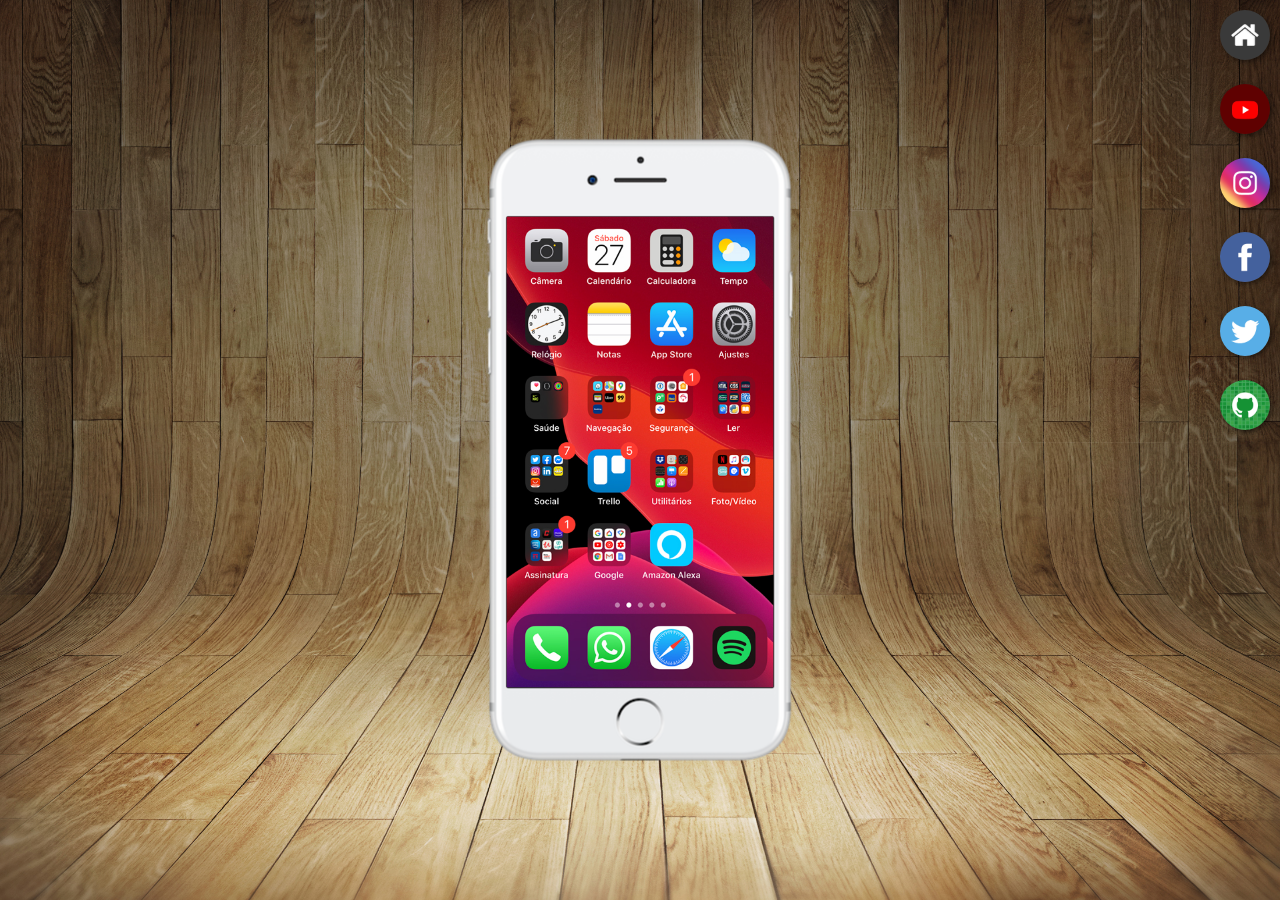
<file: index.html>
<!DOCTYPE html>
<html lang="pt-br">
<head>
    <meta charset="UTF-8">
    <meta name="viewport" content="width=device-width, initial-scale=1.0">
    <link rel="stylesheet" href="./styles/styles.css">
    <link rel="shortcut icon" href="favicon.ico" type="image/x-icon">
    <title>Projeto Redes Sociais</title>
</head>
<body>
    <main>
        <section id="telefone">
            <iframe src="home.html" name="tela" id="tela" frameborder="0">
                Seu navegador não é compatível com iframe.
            </iframe>
        </section>
        <section id="redes-sociais">
            <a href="home.html" target="tela"><img src="imagens/logo-home.jpg" alt="home"></a>
            <a href="youtube.html" target="tela"><img src="imagens/logo-youtube.jpg" alt="youtube"></a>
            <a href="instagram.html" target="tela"><img src="imagens/logo-instagram.jpg" alt="instagram"></a>
            <a href="facebook.html" target="tela"><img src="imagens/logo-facebook.jpg" alt="facebook"></a>
            <a href="twitter.html" target="tela"><img src="imagens/logo-twitter.jpg" alt="twitter"></a>
            <a href="github.html" target="tela"><img src="imagens/logo-github.jpg" alt="github"></a>
        </section>
    </main>
    <footer></footer>
</body>
</html>
</file>
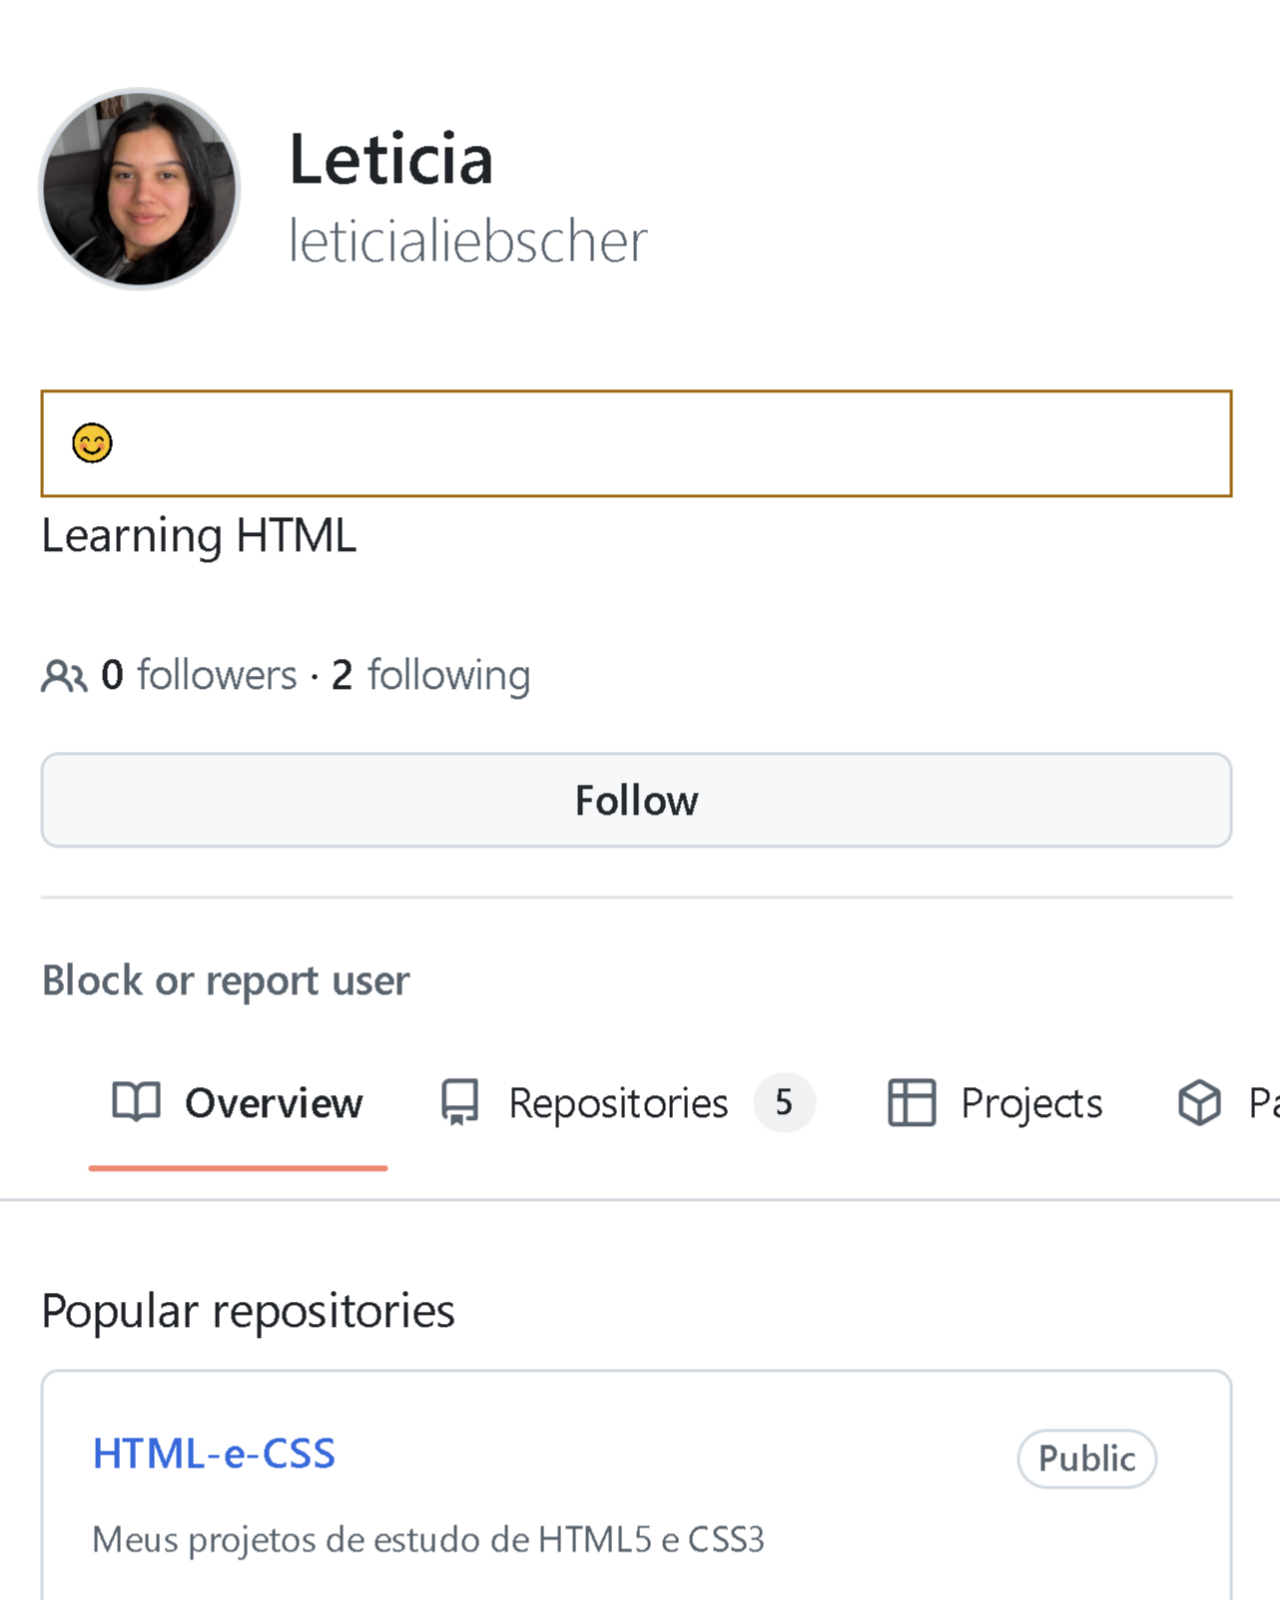
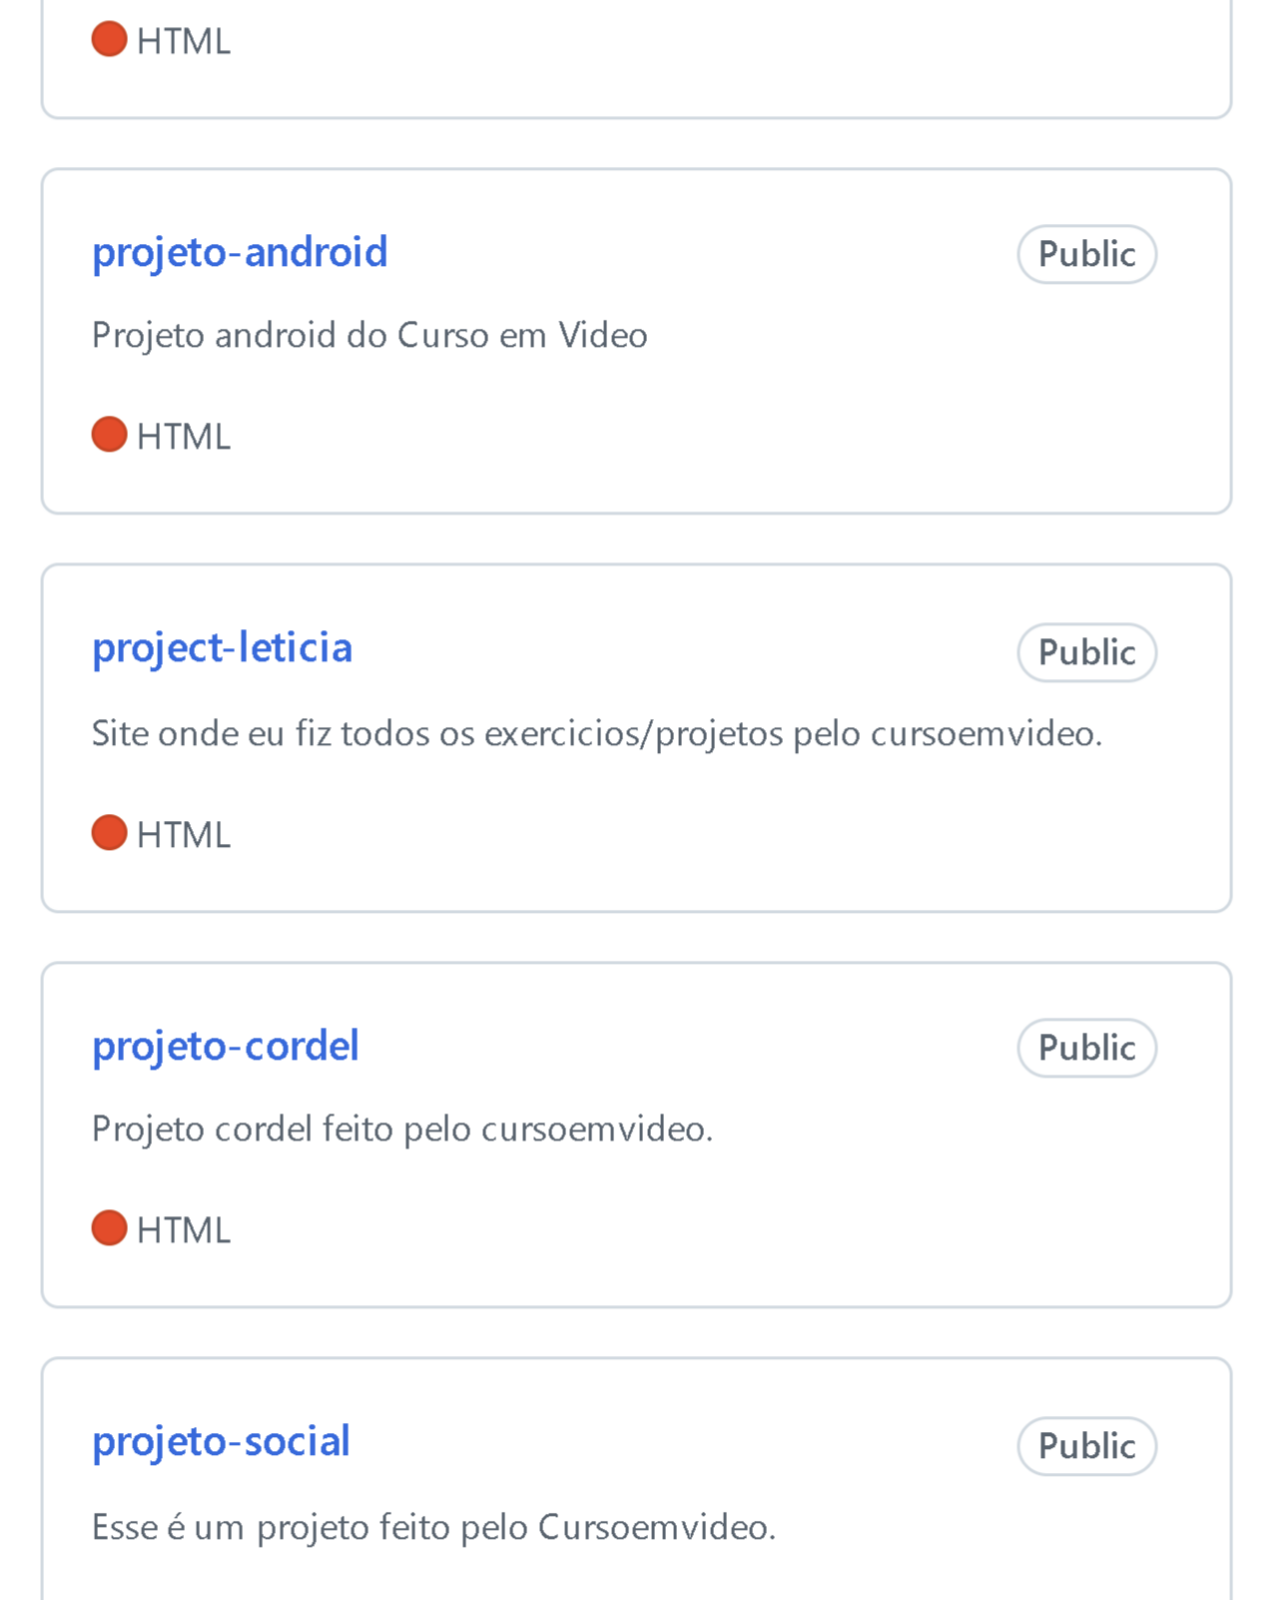
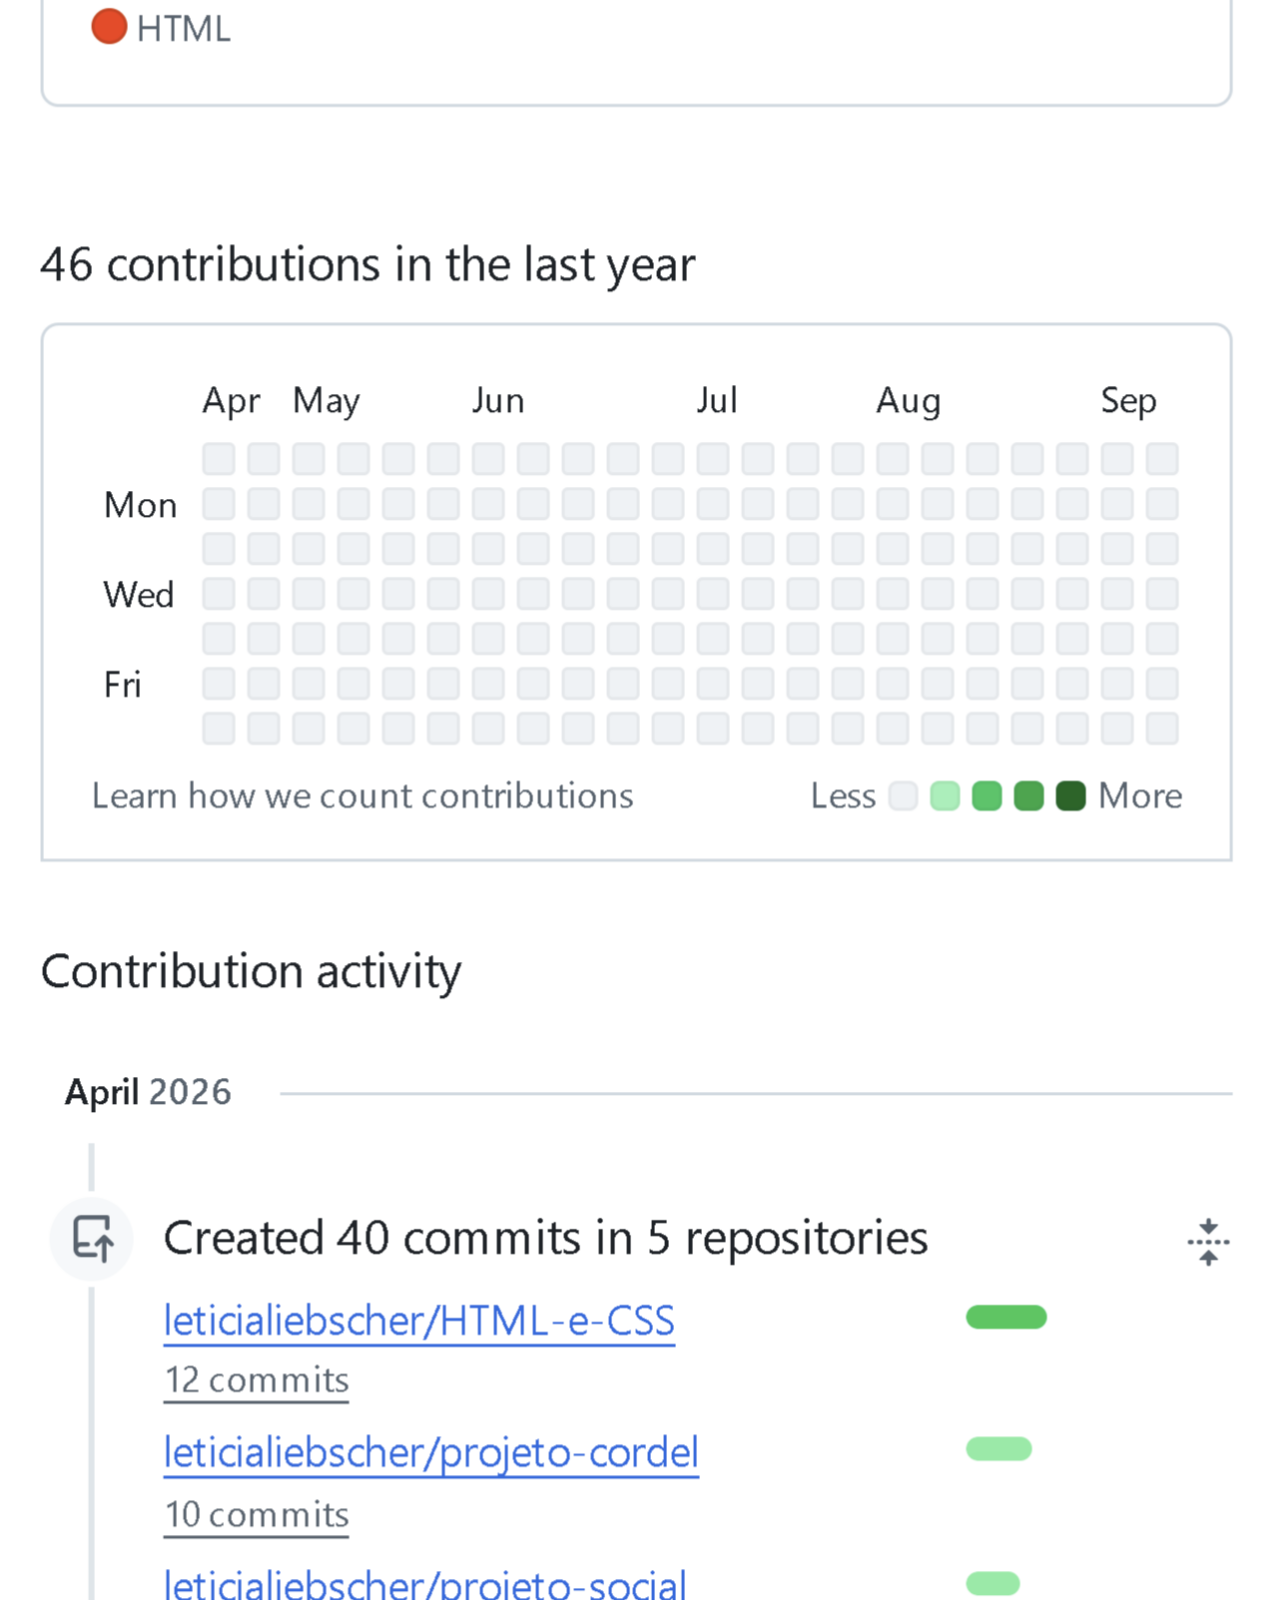
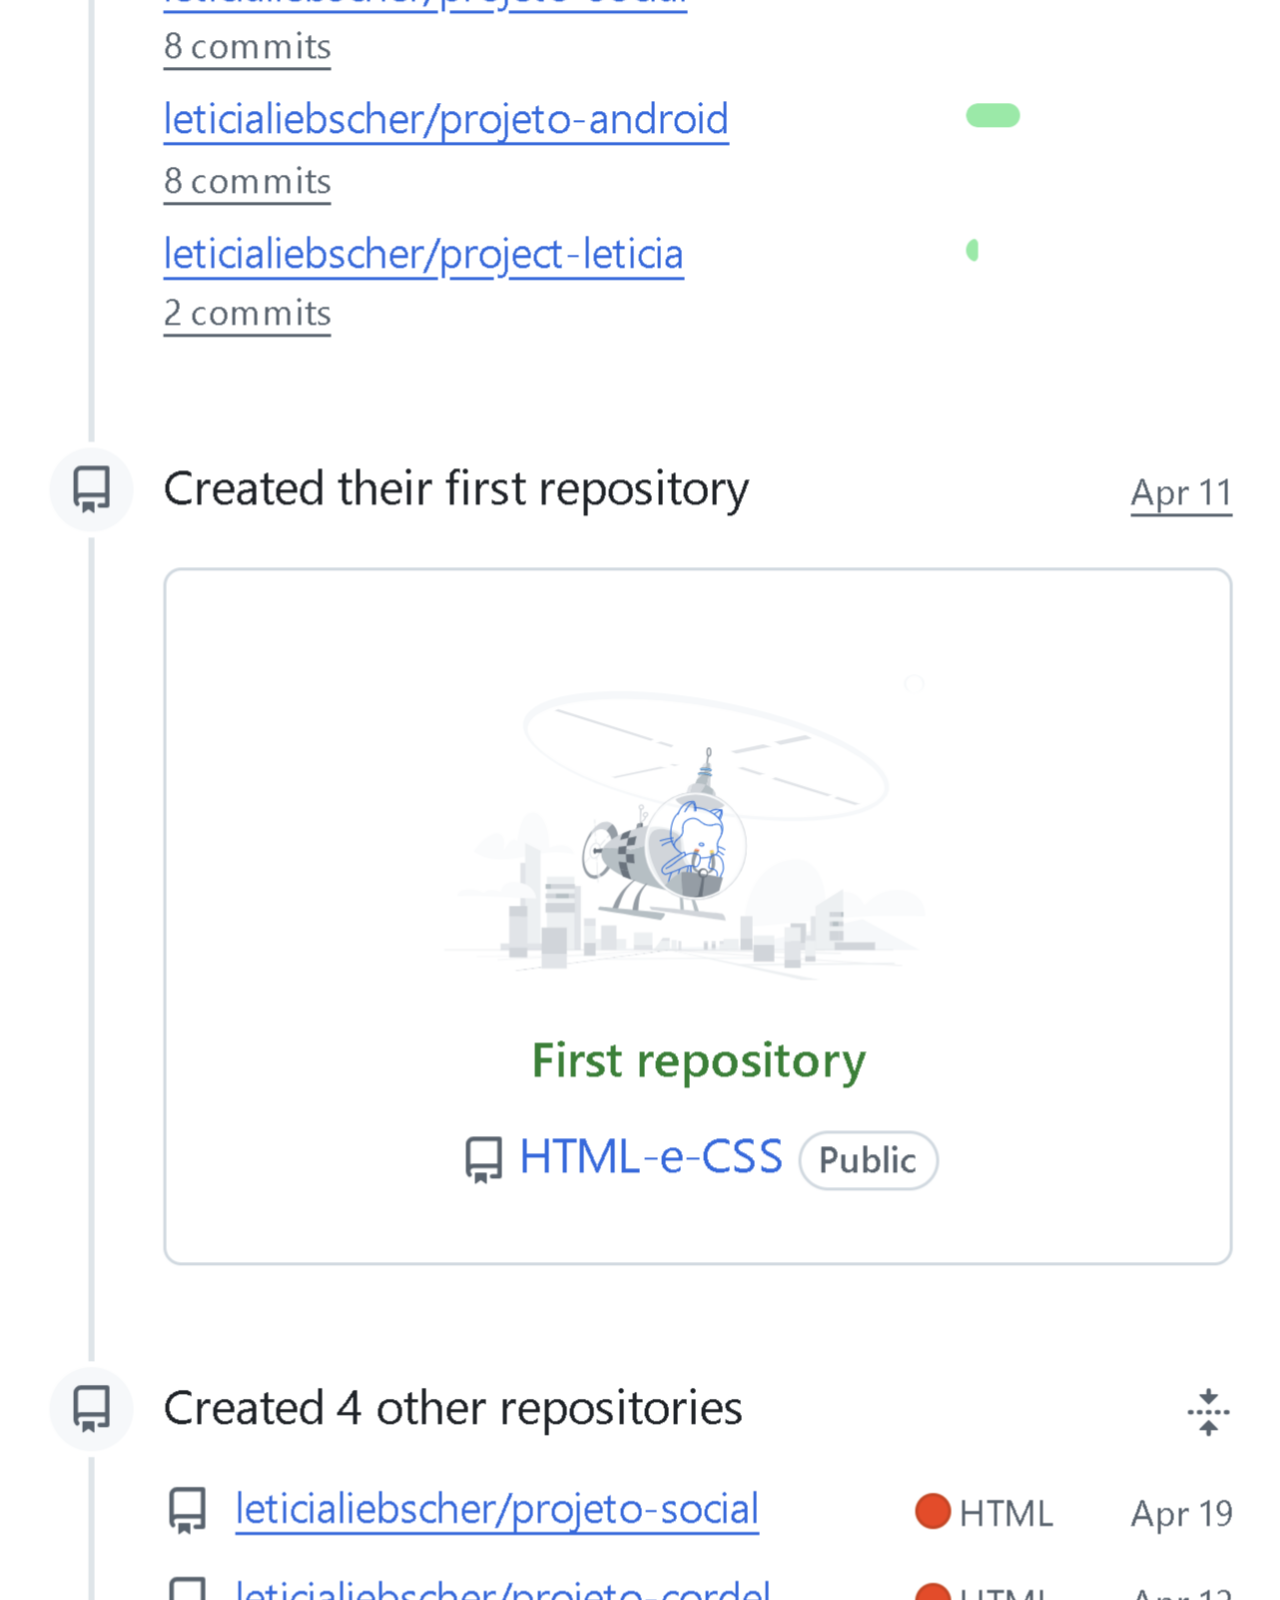
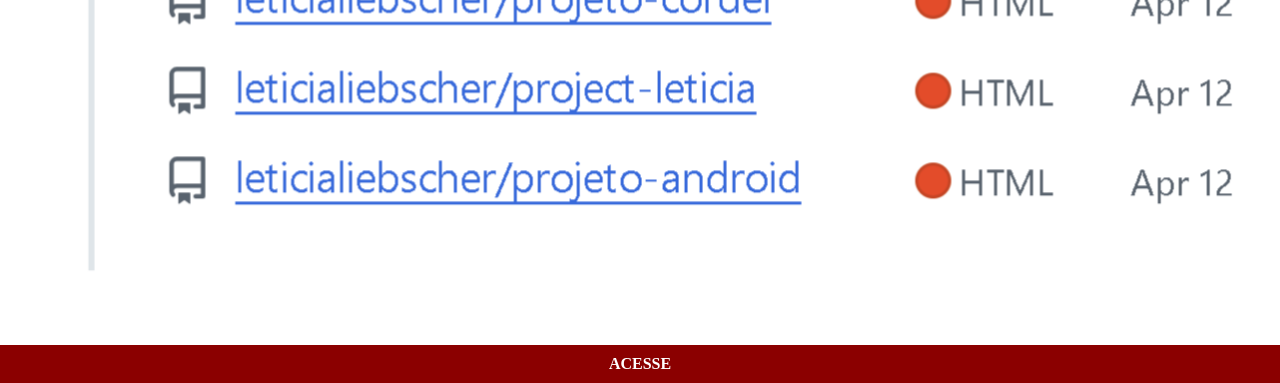
<file: github.html>
<!DOCTYPE html>
<html lang="en">
<head>
    <meta charset="UTF-8">
    <meta name="viewport" content="width=device-width, initial-scale=1.0">
    <link rel="stylesheet" href="styles/social.css">
    <title>Github</title>
</head>
<body>
    <img src="imagens/tela-github.png" alt="Github">
    <a href="https://www.github.com/leticialiebscher" target="_blank">ACESSE</a>
</body>
</html>
</file>
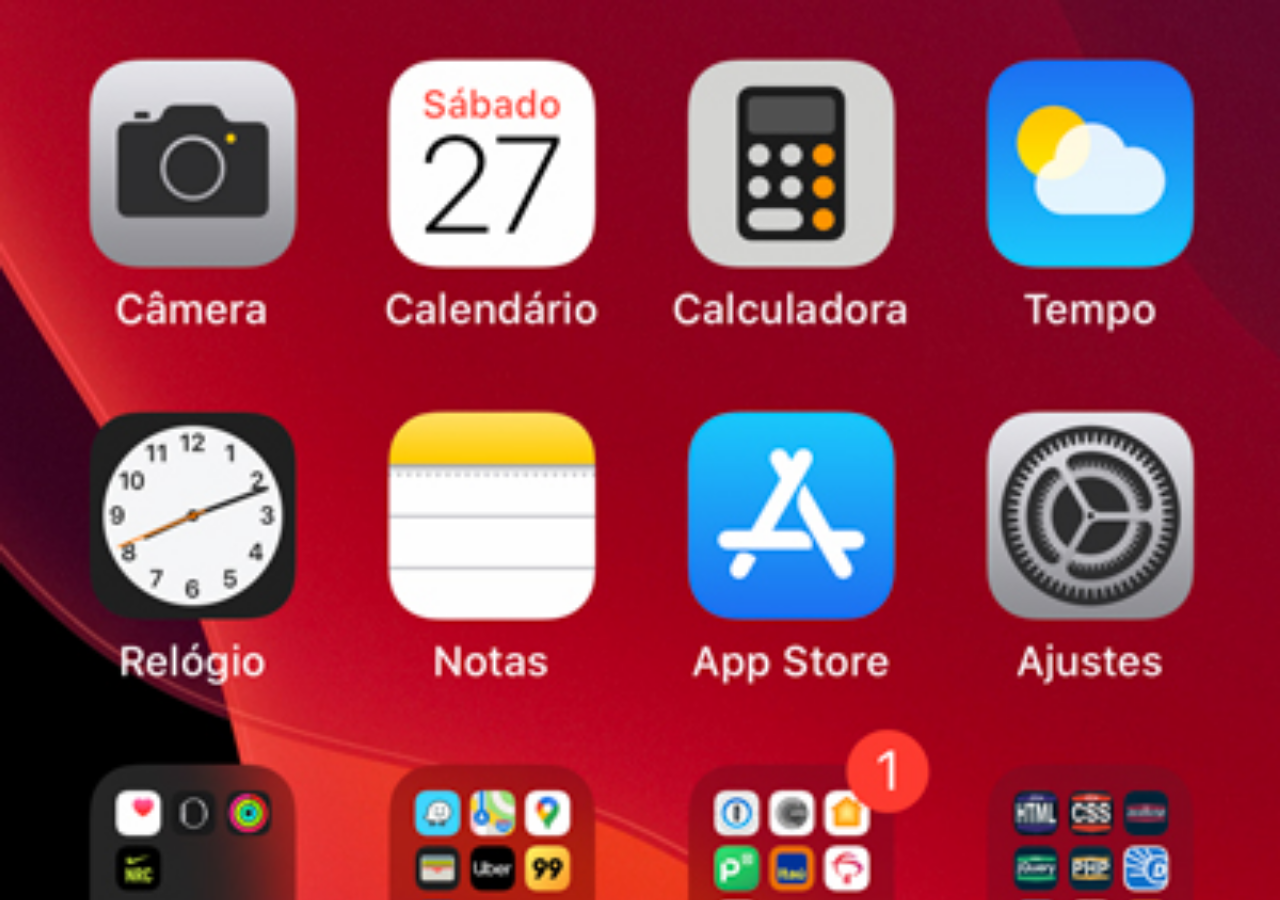
<file: home.html>
<!DOCTYPE html>
<html lang="pt-br">
<head>
    <meta charset="UTF-8">
    <meta name="viewport" content="width=device-width, initial-scale=1.0">
    <title>Home</title>
</head>
<style>
    * {
        margin: 0;
        padding: 0;
    }

    body {
        height: 100vh;
        width: 100vw;
        background: black url('imagens/tela-home.jpg') no-repeat top center;
        background-size: cover;
        
    }
</style>
<body>
    
</body>
</html>
</file>
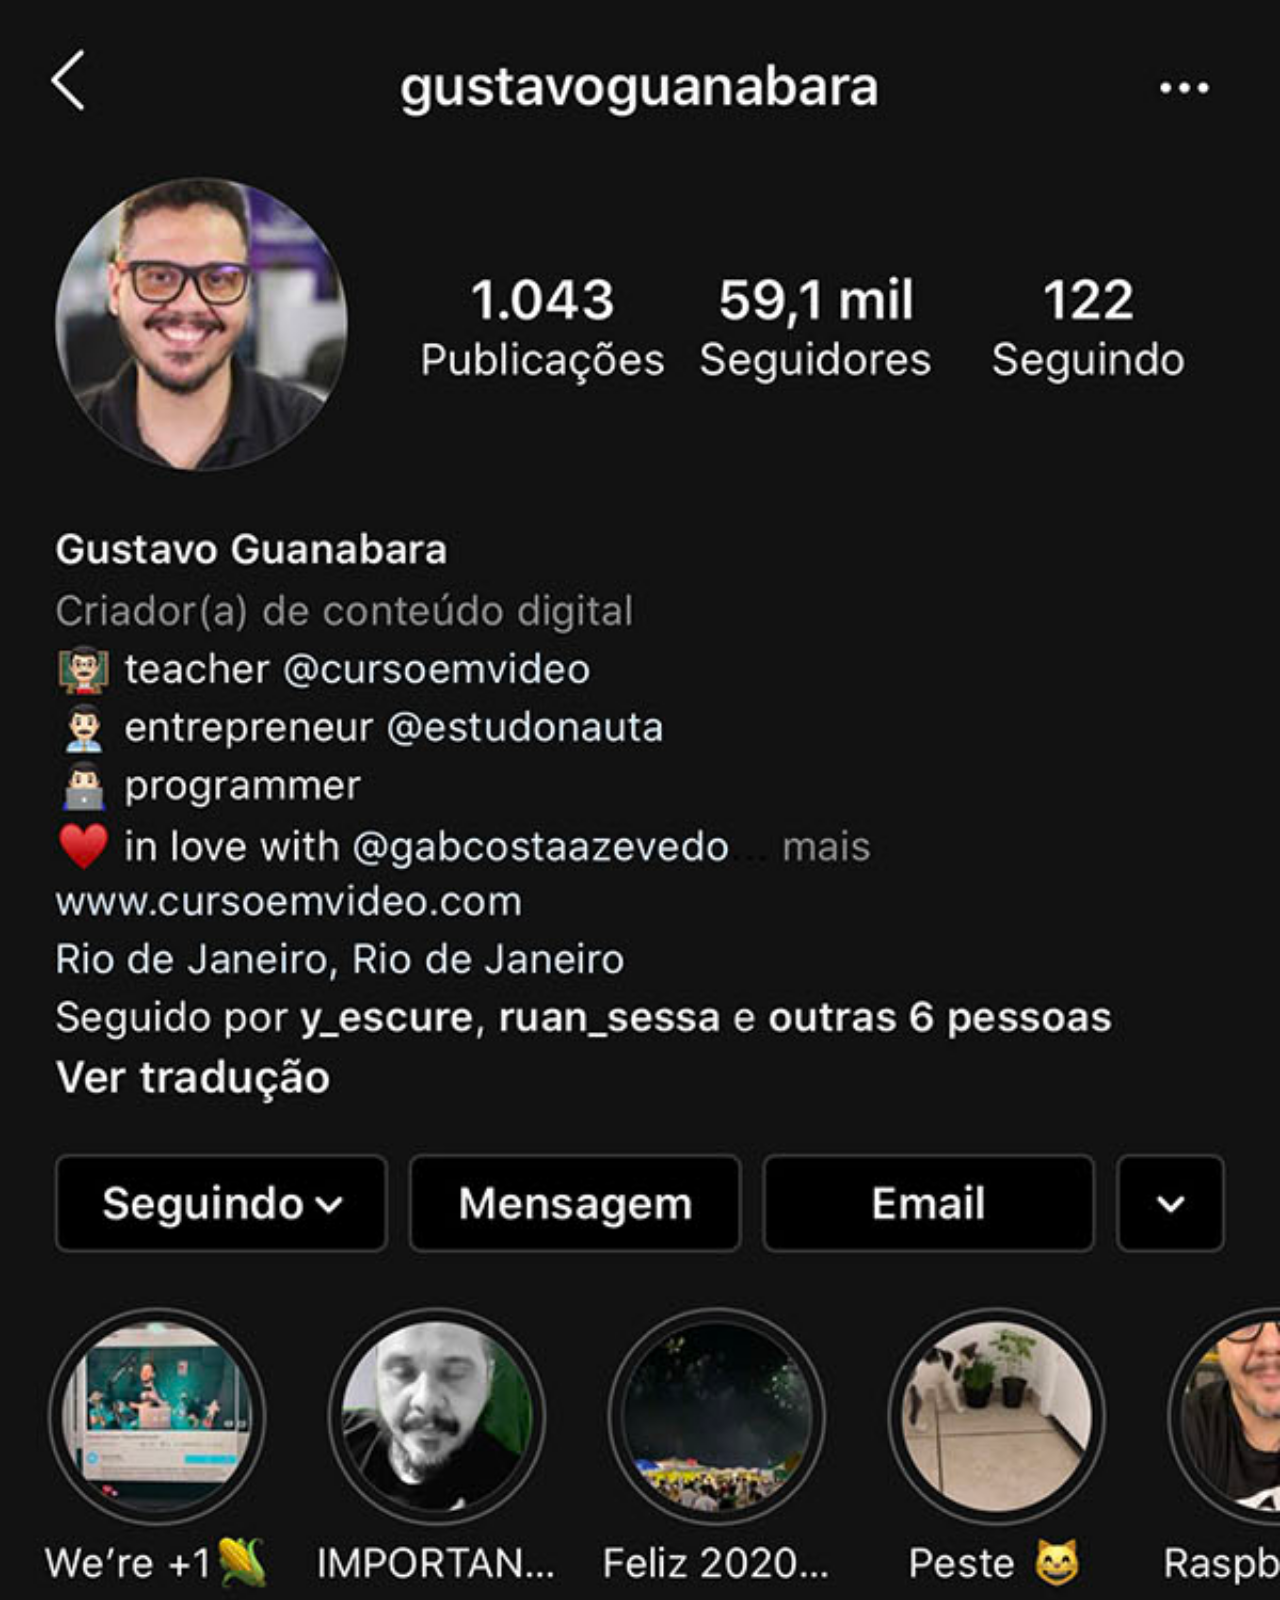
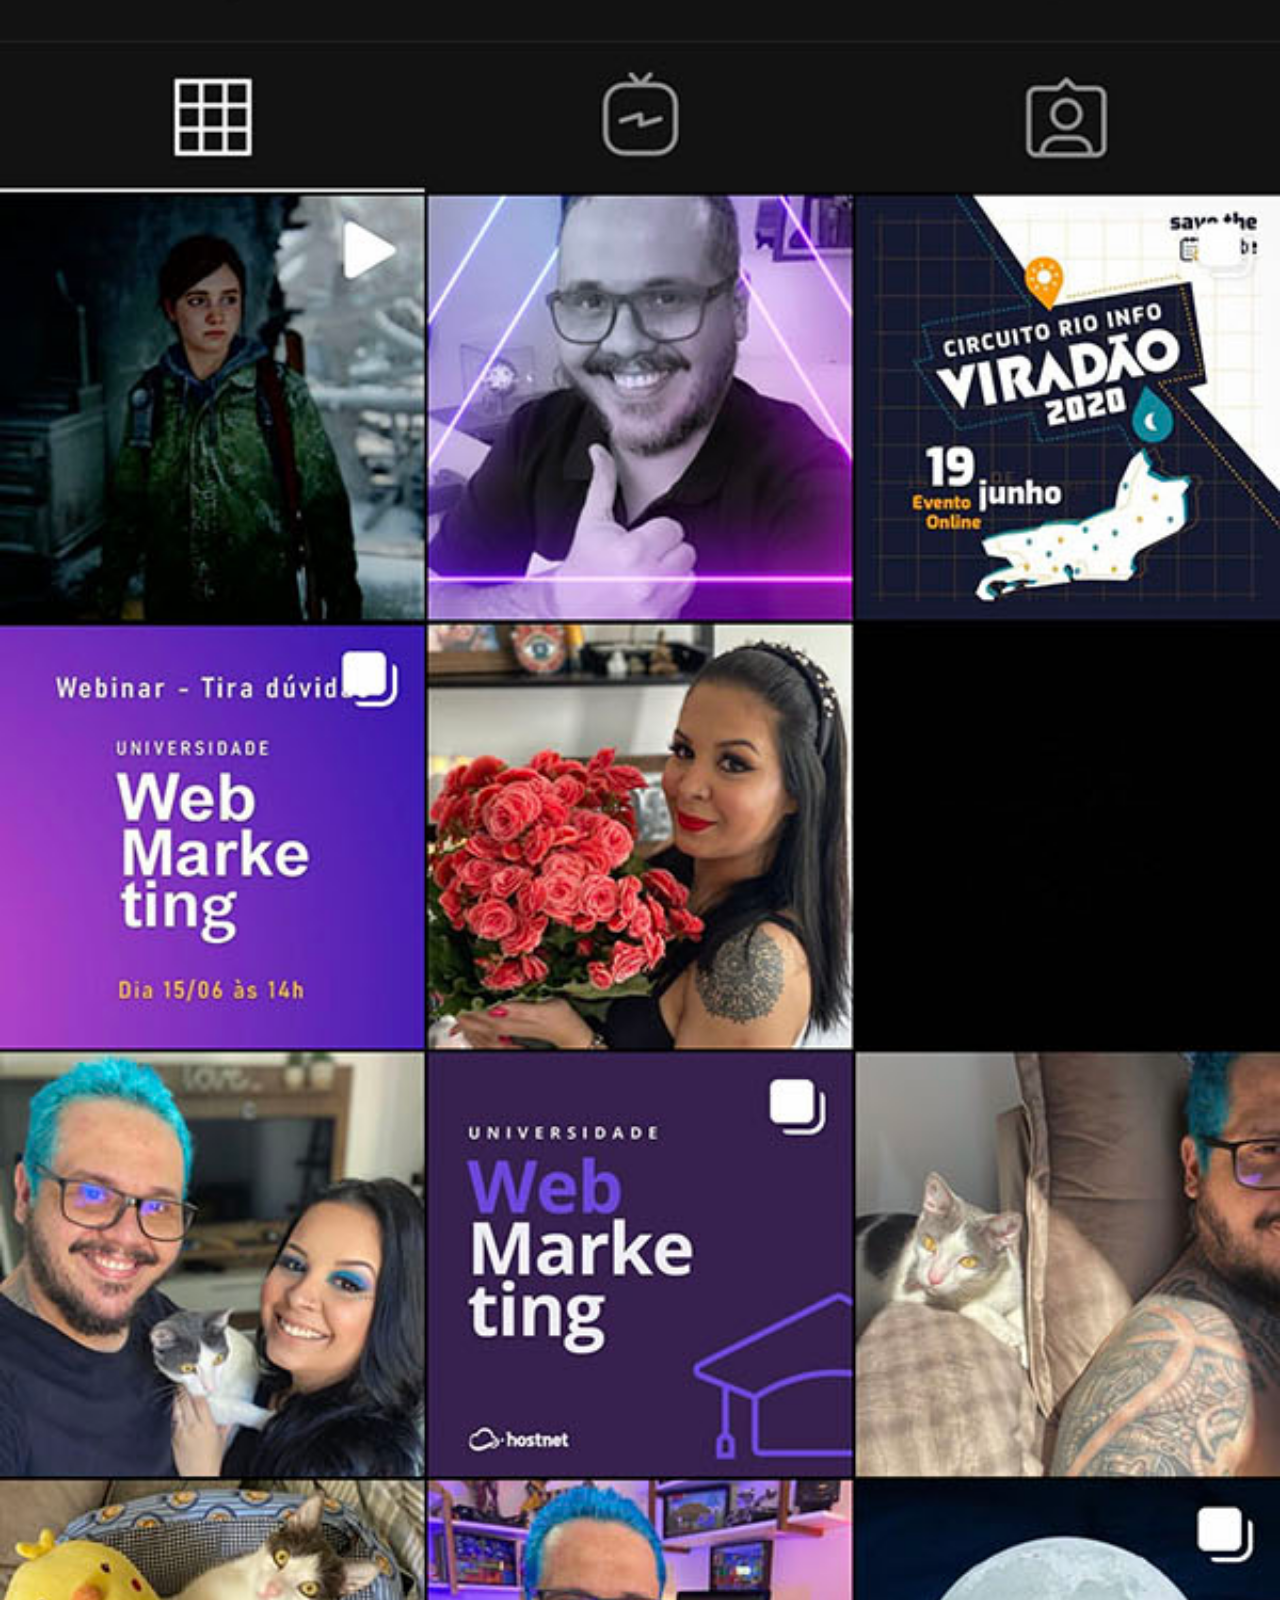
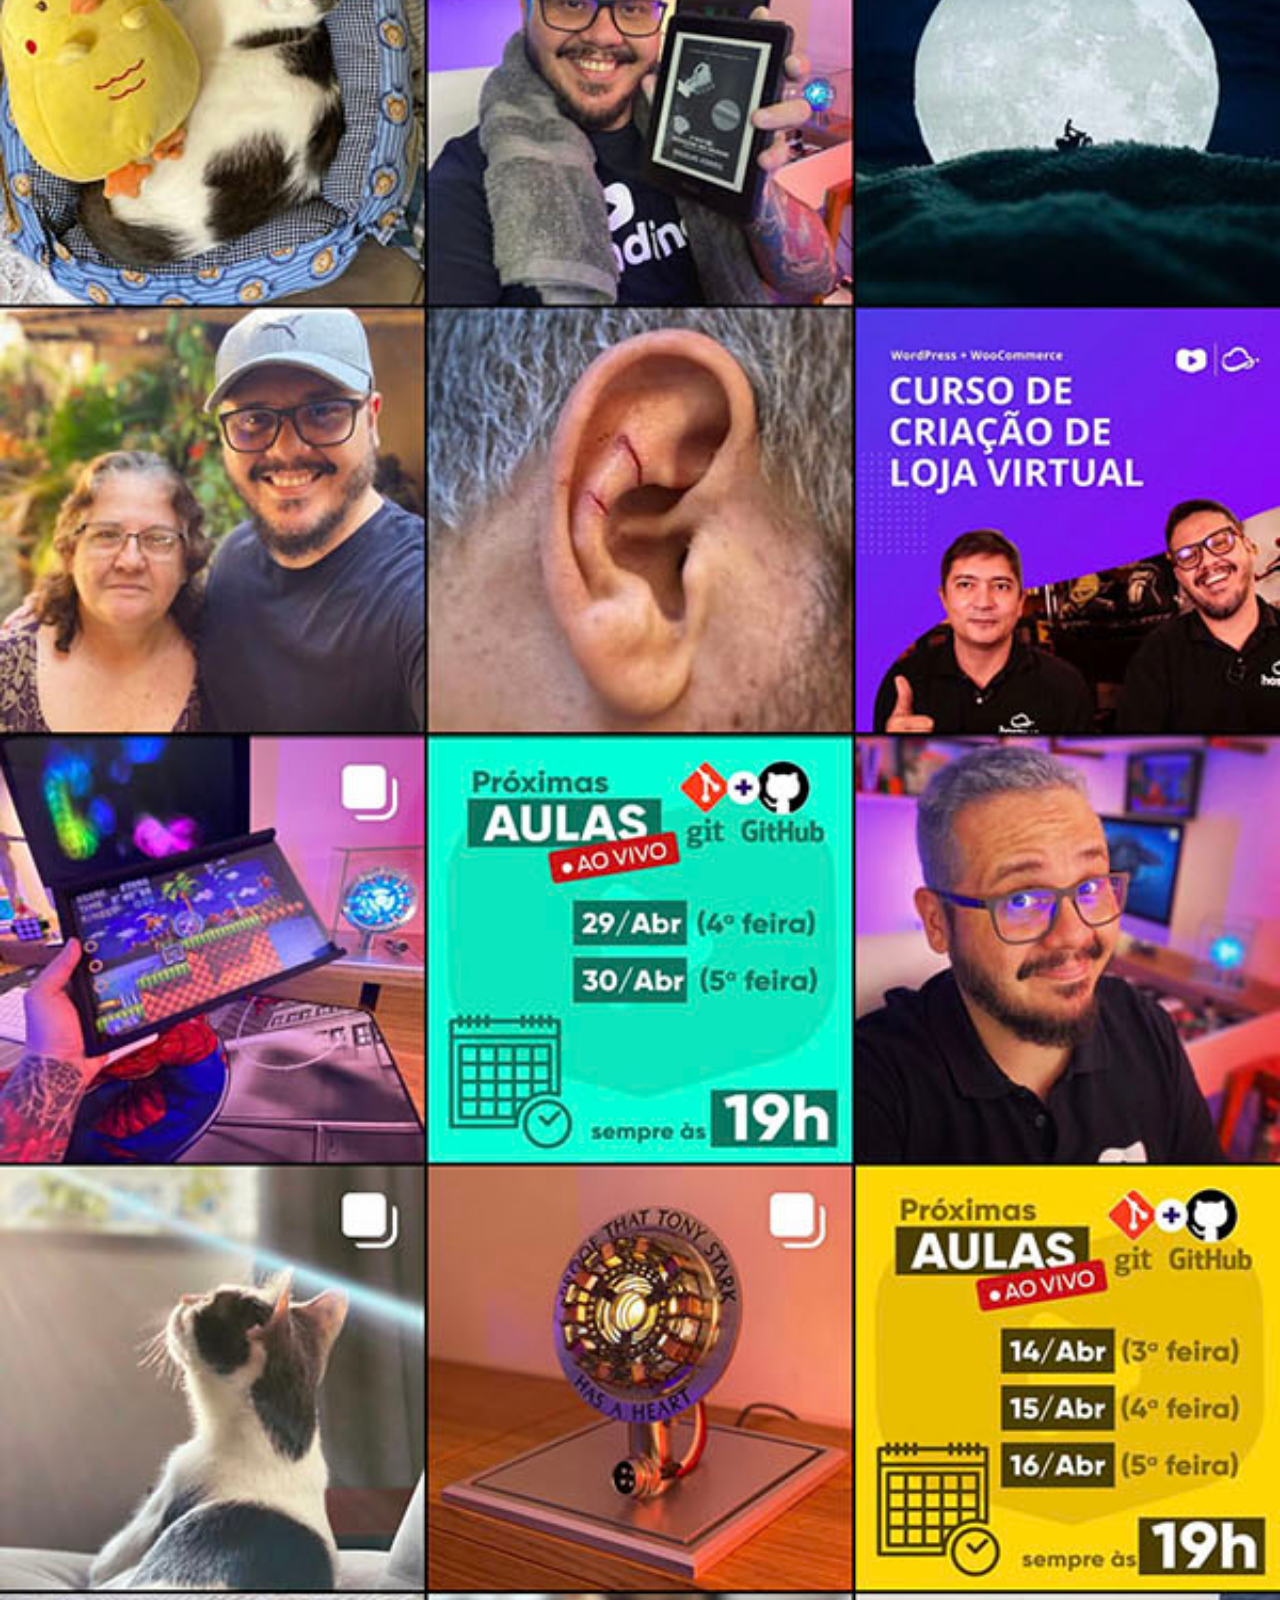
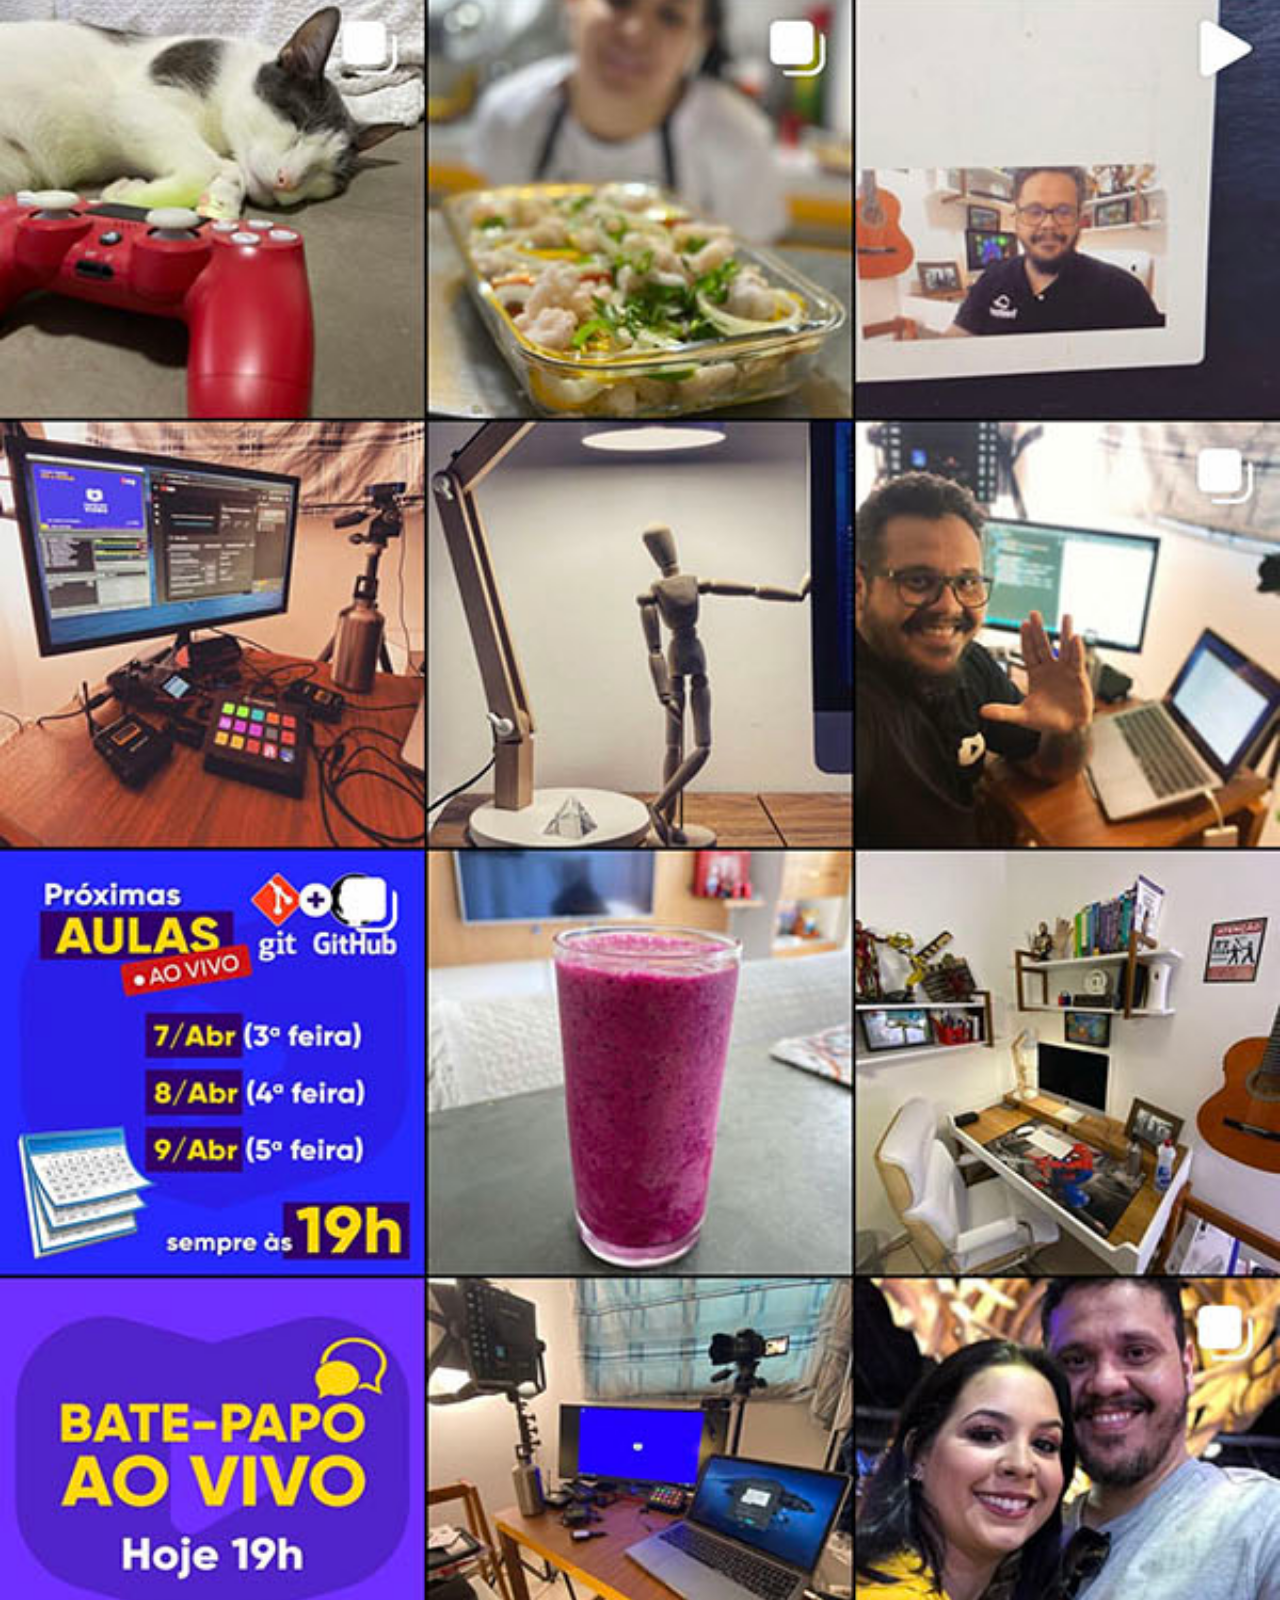
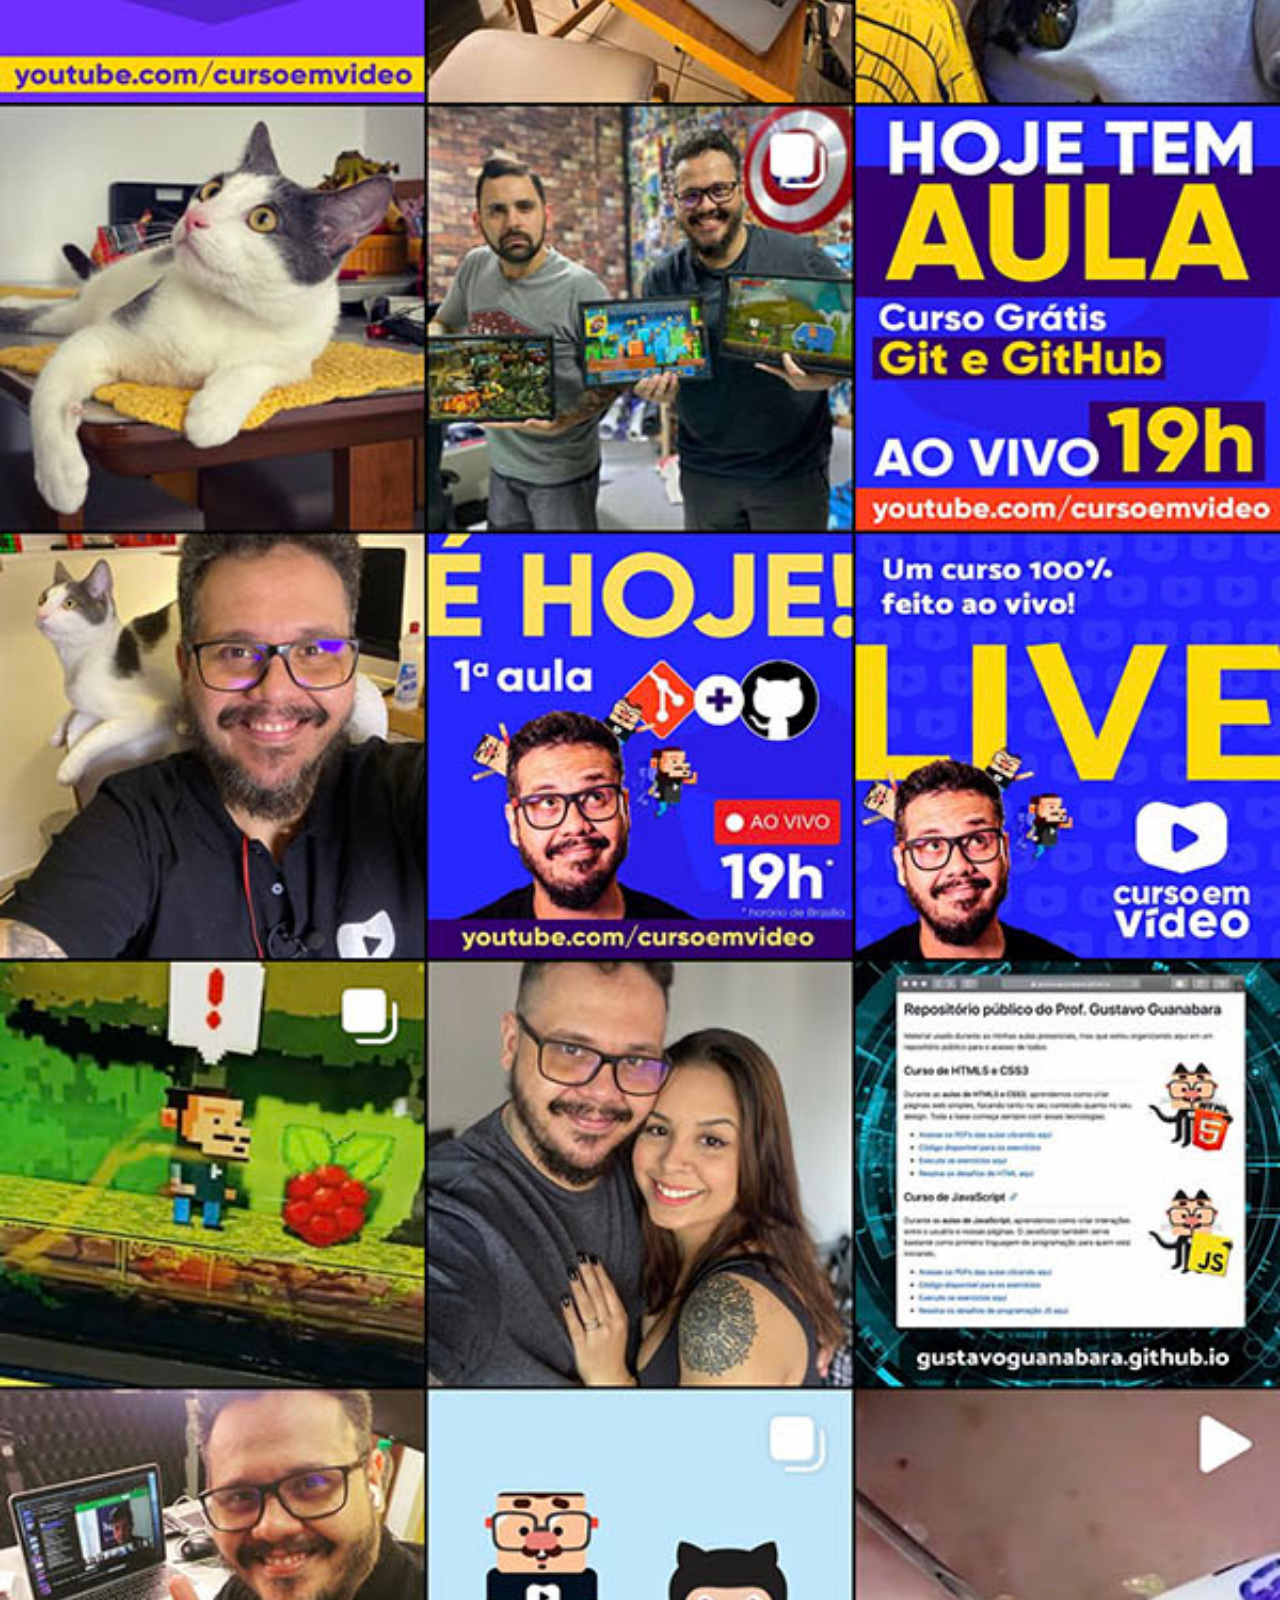
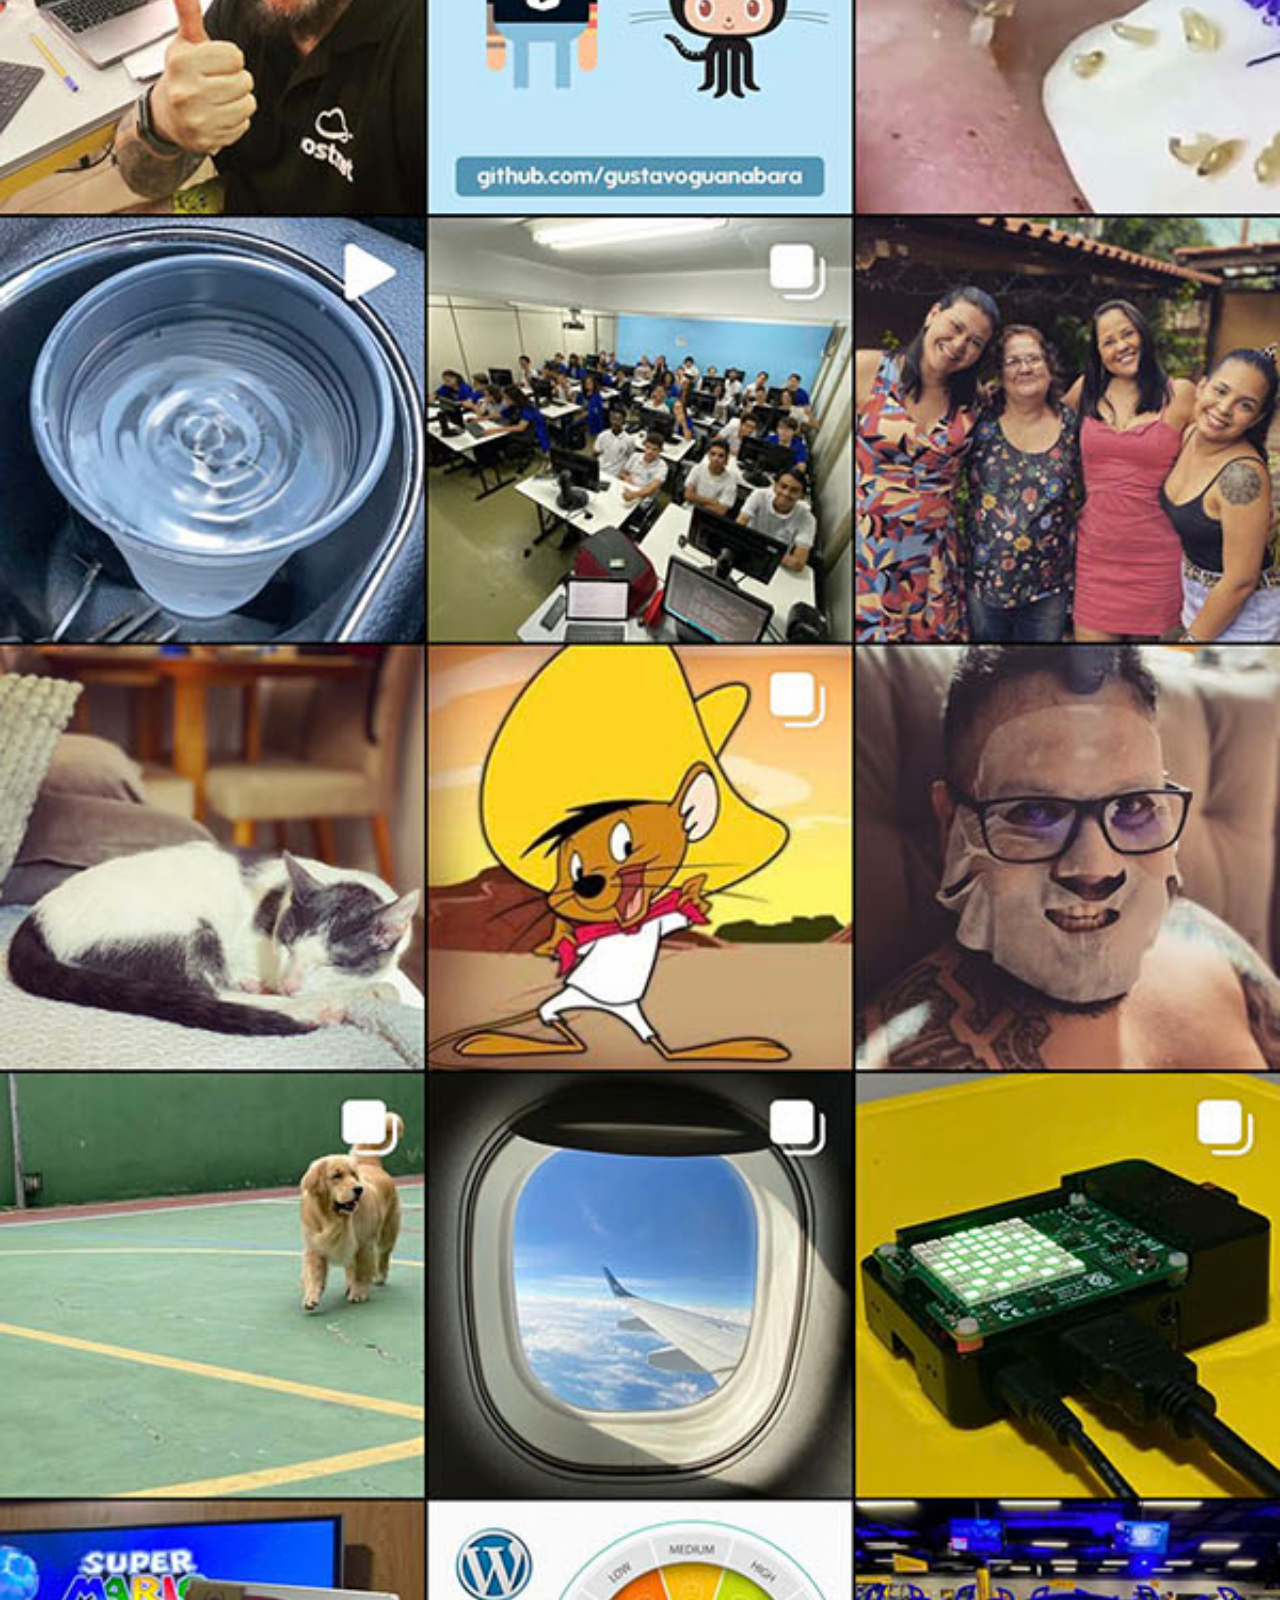
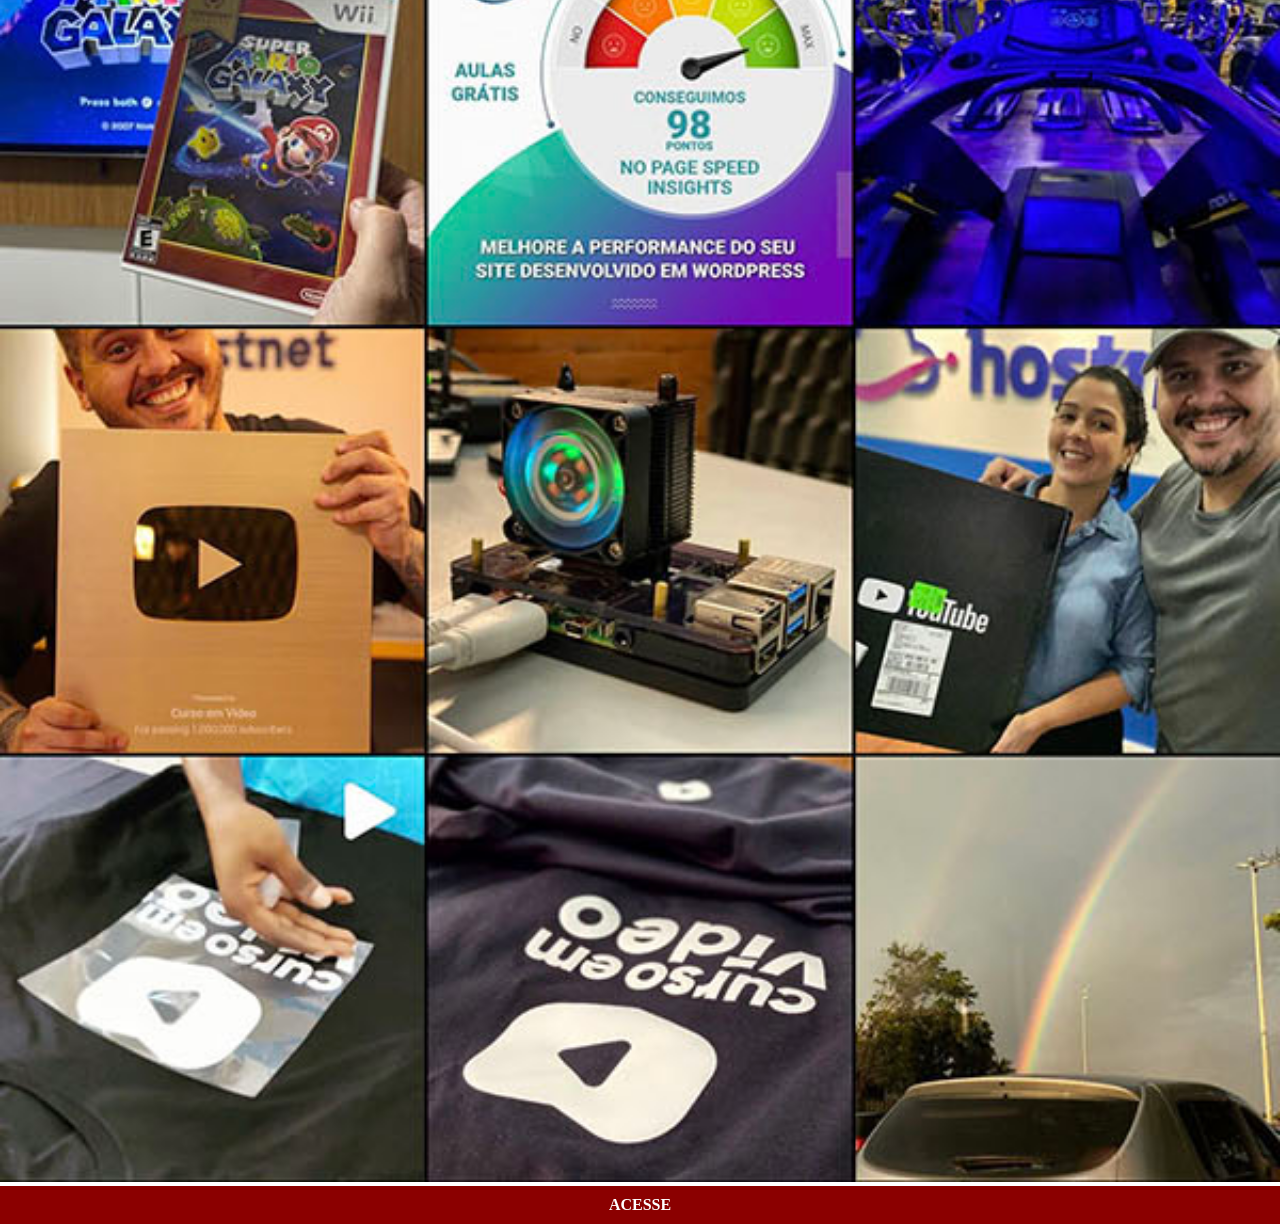
<file: instagram.html>
<!DOCTYPE html>
<html lang="en">
<head>
    <meta charset="UTF-8">
    <meta name="viewport" content="width=device-width, initial-scale=1.0">
    <link rel="stylesheet" href="styles/social.css">
    <title>Instagram</title>
</head>
<body>
    <img src="imagens/tela-instagram.jpg" alt="Instagram">
    <a href="https://www.instagram.com/gustavoguanabara" target="_blank">ACESSE</a>
</body>
</html>
</file>
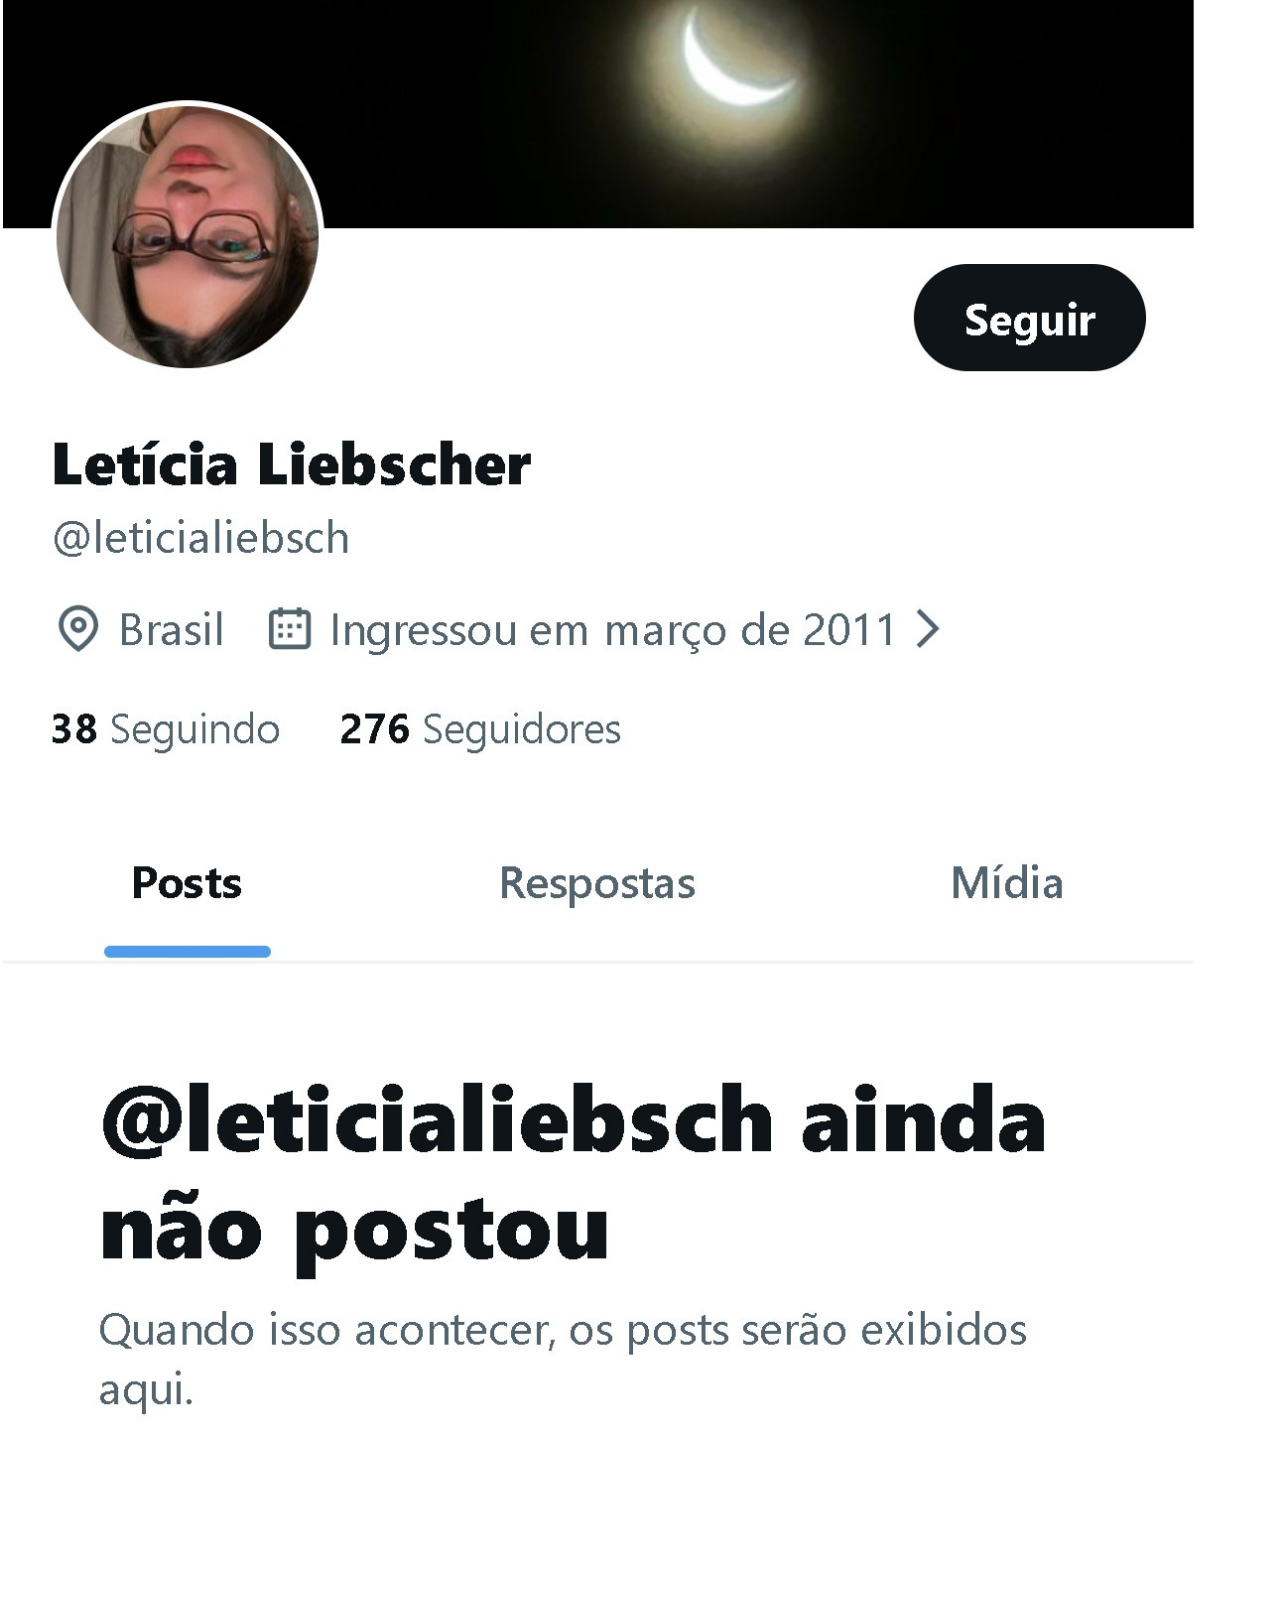
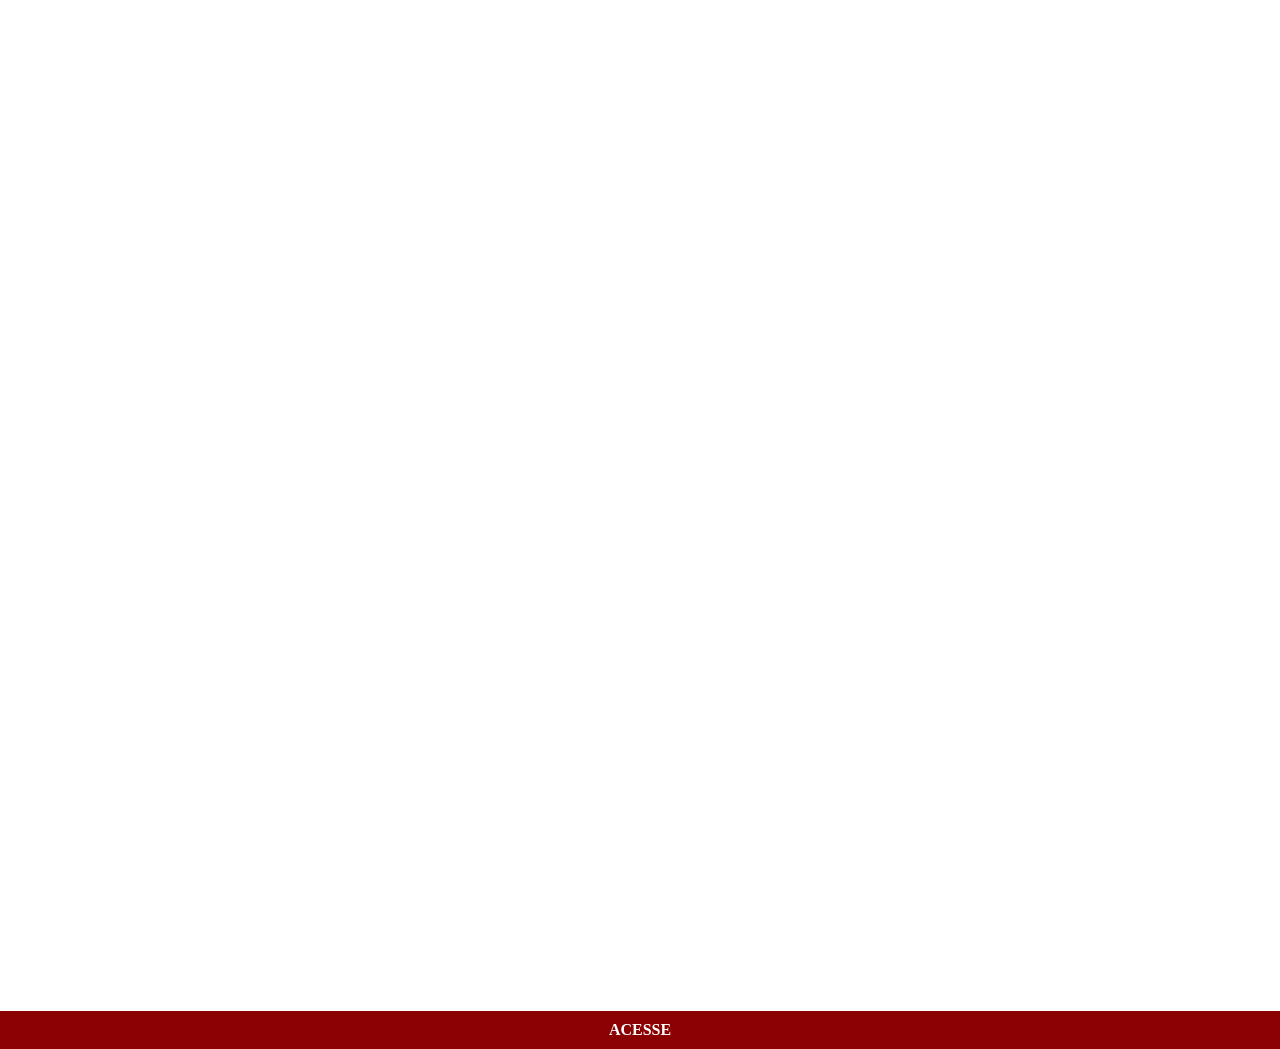
<file: twitter.html>
<!DOCTYPE html>
<html lang="en">
<head>
    <meta charset="UTF-8">
    <meta name="viewport" content="width=device-width, initial-scale=1.0">
    <link rel="stylesheet" href="styles/social.css">
    <title>Twitter</title>
</head>
<body>
    <img src="imagens/tela-twitter.jpg" alt="Twitter">
    <a href="https://www.twitter.com/leticialiebsch" target="_blank">ACESSE</a>
</body>
</html>
</file>
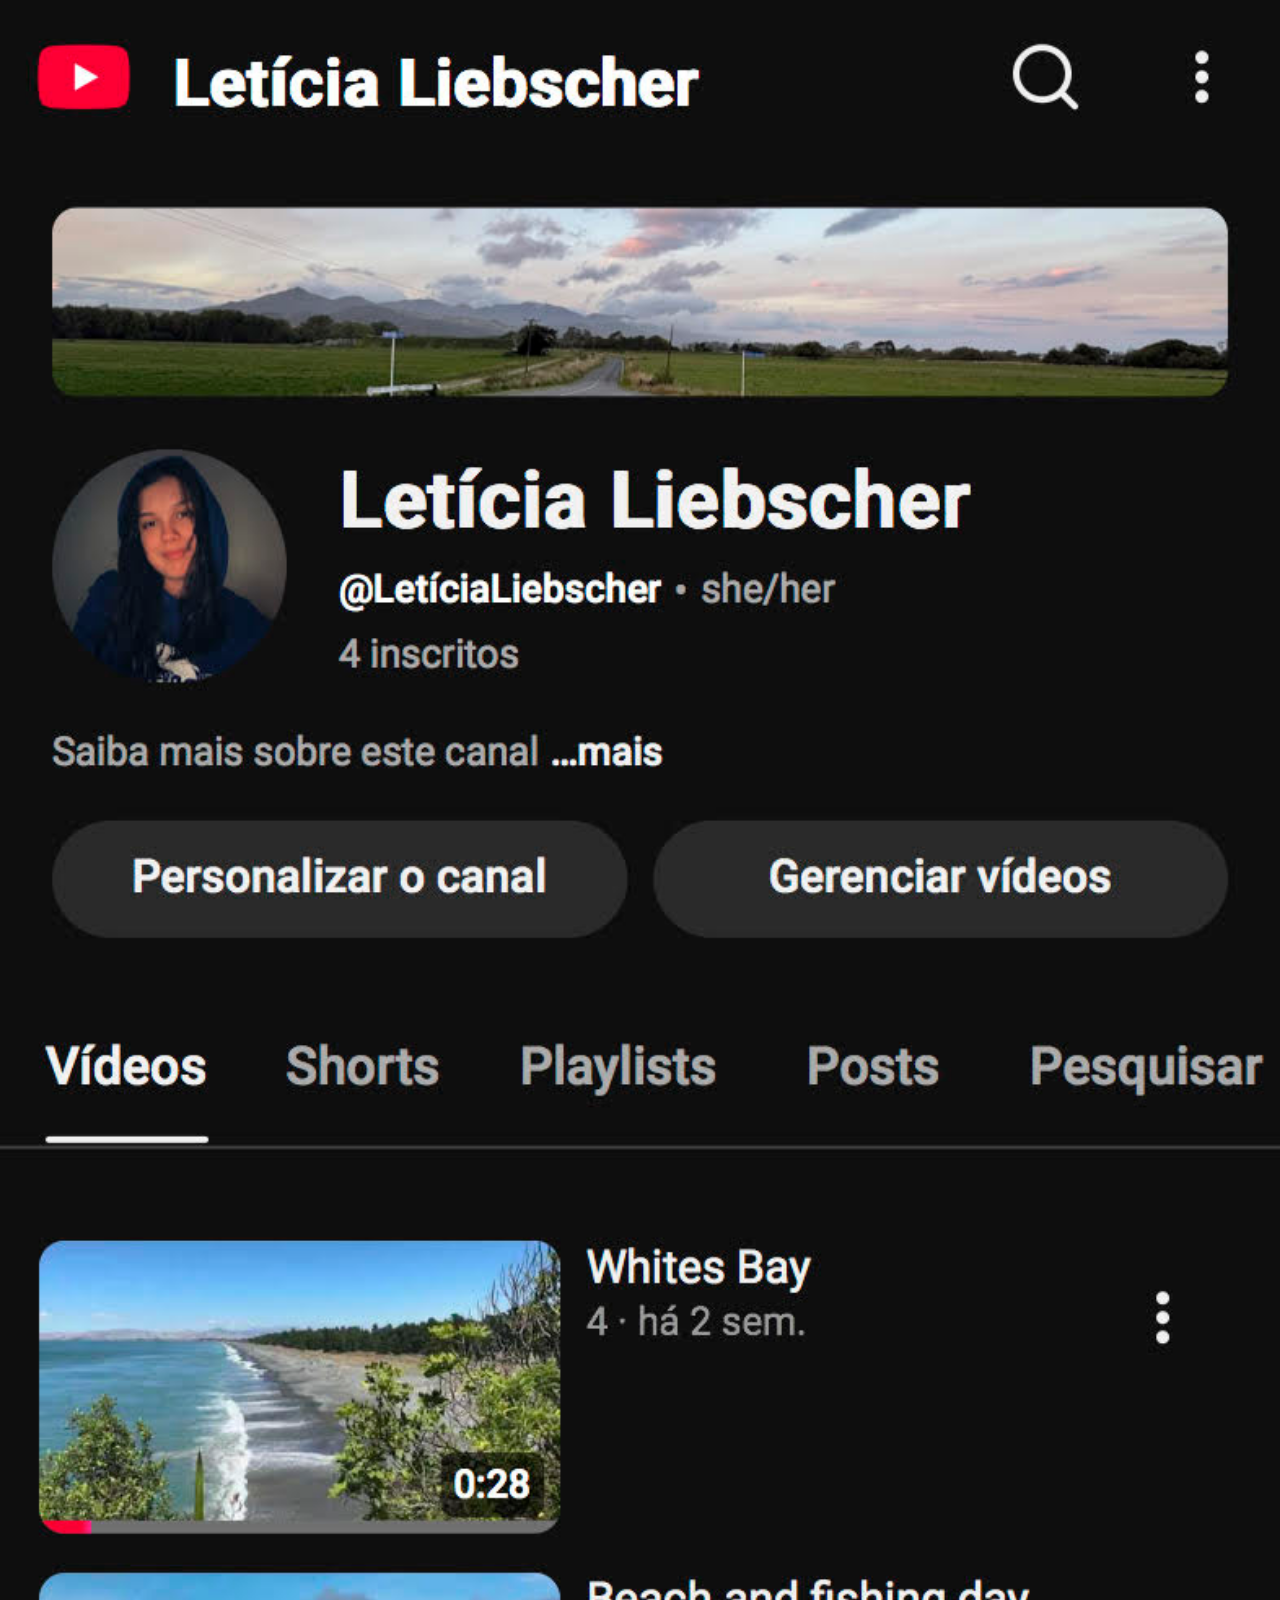
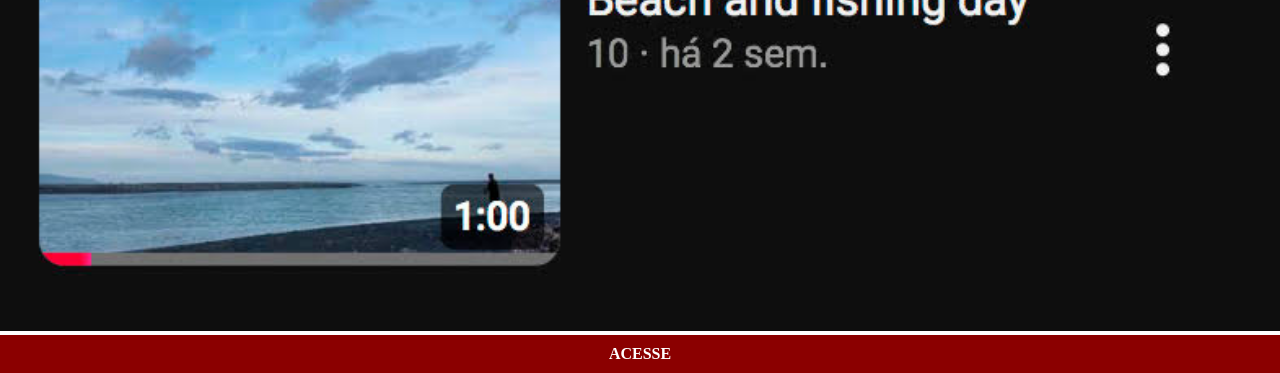
<file: youtube.html>
<!DOCTYPE html>
<html lang="en">
<head>
    <meta charset="UTF-8">
    <meta name="viewport" content="width=device-width, initial-scale=1.0">
    <link rel="stylesheet" href="styles/social.css">
    <title>Youtube</title>
</head>
<body>
    <img src="imagens/tela-youtube.jpg" alt="Youtube">
    <a href="https://www.youtube.com/@leticialiebscher" target="_blank">ACESSE</a>
</body>
</html>
</file>
<file: styles/styles.css>
@charset "UTF-8";

* {
    margin: 0;
    padding: 0;
    font-family: Arial, Helvetica, sans-serif;
}

html, body {
    height: 100vh;
    width: 100vw;
    background-color: black;
}

body {
    background: url(../imagens/fundo-madeira.jpg) no-repeat top center;
    background-size: cover;
    background-attachment: fixed;
}

main {
    height: 100vh;
    position: relative;
}

#telefone {
    position: absolute;
    top: 50%;
    left: 50%;
    transform: translate(-50%, -50%);
    height: 627px;
    width: 311px;
    background: url(../imagens/frame-iphone.png) no-repeat;
}

#tela {
    position: relative;
    top: 80px;
    left: 22px;
    width: 267px;
    height: 471px;
}

#redes-sociais {
    display: flex;
    flex-direction: column;
    align-items: flex-end;

    img {
    width: 50px;
    margin: 10px;
    border-radius: 50%;
    box-shadow: 2px 2px 5px rgba(0, 0, 0, 0.479);
    box-sizing: border-box;

    &:hover {
        opacity: 100%;
        border: 2px solid rgba(0, 0, 0, 0.103);
        transform: translate(-2px, -2px);
        transition-duration: 0.5s;
    }
    }
}
</file>
<file: styles/social.css>
@charset "UTF-8";

* {
            margin: 0px;
            padding: 0px;
        }

        ::-webkit-scrollbar {
            width: 0px;
            height: 0px;
        }

        img {
            width: 100vw;
        }

        a {
            display: block;
            background-color: darkred;
            color: white;
            padding: 10px;
            text-align: center;
            font-weight: bolder;
            text-decoration: none;

            &:hover {
                background-color: red;
            }
        }
</file>
